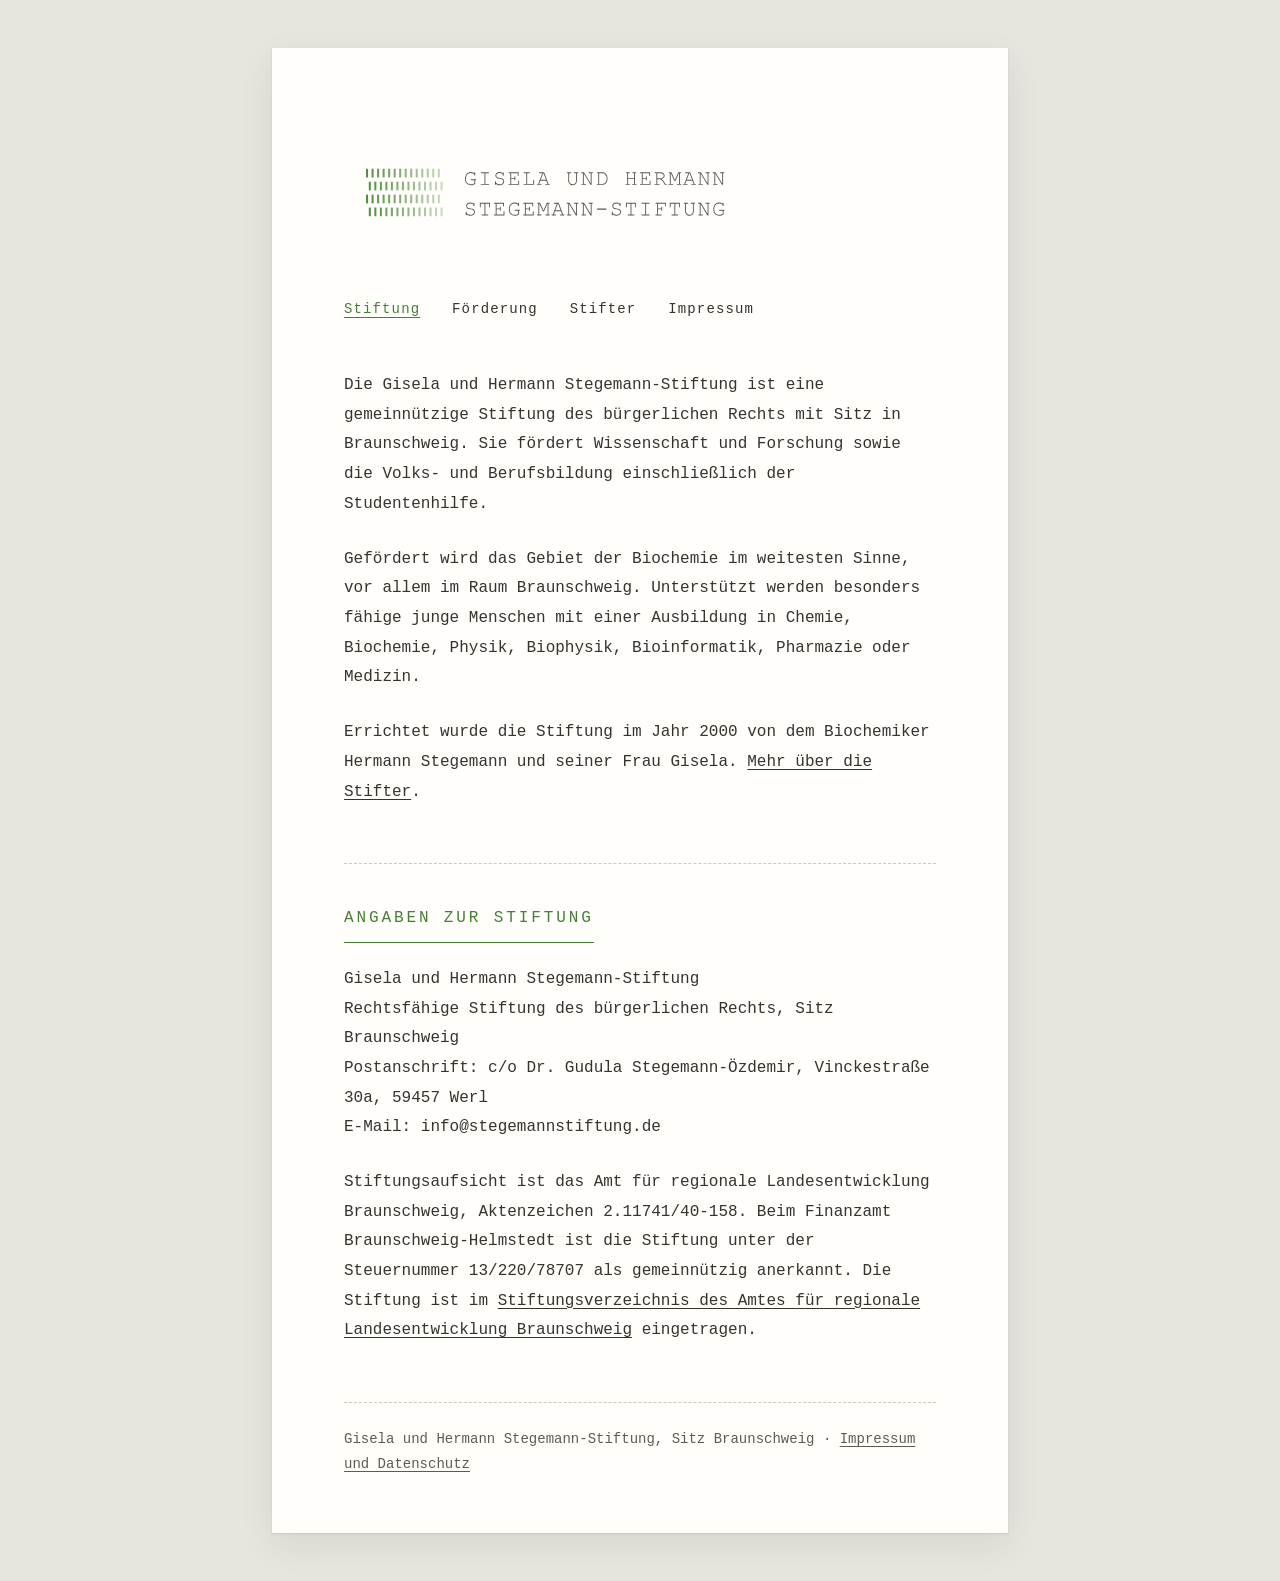
<file: index.html>
<!DOCTYPE html>
<html lang="de">
<head>
<meta charset="utf-8">
<meta name="viewport" content="width=device-width, initial-scale=1">
<title>Gisela und Hermann Stegemann-Stiftung</title>
<meta name="description" content="Gisela und Hermann Stegemann-Stiftung, Braunschweig. Förderung von Wissenschaft und Forschung sowie der Studentenhilfe.">
<meta name="robots" content="noindex, nofollow">
<link rel="icon" href="data:,">
<link rel="stylesheet" href="style.css">
</head>
<body>

<main class="sheet">
  <h1><img class="logo" src="logo.svg" alt="Gisela und Hermann Stegemann-Stiftung"></h1>
  <nav class="site">
    <a href="index.html" aria-current="page">Stiftung</a>
    <a href="foerderung.html">Förderung</a>
    <a href="stifter.html">Stifter</a>
    <a href="impressum.html">Impressum</a>
  </nav>

  <p>
    Die Gisela und Hermann Stegemann-Stiftung ist eine gemeinnützige Stiftung des
    bürgerlichen Rechts mit Sitz in Braunschweig. Sie fördert Wissenschaft und Forschung
    sowie die Volks- und Berufsbildung einschließlich der Studentenhilfe.
  </p>
  <p>
    Gefördert wird das Gebiet der Biochemie im weitesten Sinne, vor allem im Raum
    Braunschweig. Unterstützt werden besonders fähige junge Menschen mit einer
    Ausbildung in Chemie, Biochemie, Physik, Biophysik, Bioinformatik, Pharmazie oder
    Medizin.
  </p>
  <p>
    Errichtet wurde die Stiftung im Jahr 2000 von dem Biochemiker Hermann Stegemann und
    seiner Frau Gisela. <a href="stifter.html">Mehr über die Stifter</a>.
  </p>

  <hr class="rule">

  <h2>Angaben zur Stiftung</h2>
  <p>
    Gisela und Hermann Stegemann-Stiftung<br>
    Rechtsfähige Stiftung des bürgerlichen Rechts, Sitz Braunschweig<br>
    Postanschrift: c/o Dr. Gudula Stegemann-Özdemir, Vinckestraße 30a, 59457 Werl<br>
    E-Mail: info@stegemannstiftung.de
  </p>
  <p>
    Stiftungsaufsicht ist das Amt für regionale Landesentwicklung Braunschweig,
    Aktenzeichen 2.11741/40-158. Beim Finanzamt Braunschweig-Helmstedt ist die Stiftung
    unter der Steuernummer 13/220/78707 als gemeinnützig anerkannt. Die Stiftung ist im
    <a href="https://www.arl-bs.niedersachsen.de/stiftungen/stiftungen-125836.html">Stiftungsverzeichnis
    des Amtes für regionale Landesentwicklung Braunschweig</a> eingetragen.
  </p>

  <footer class="legal">
    <p>
      Gisela und Hermann Stegemann-Stiftung, Sitz Braunschweig &middot;
      <a href="impressum.html">Impressum und Datenschutz</a>
    </p>
  </footer>

</main>

</body>
</html>
</file>
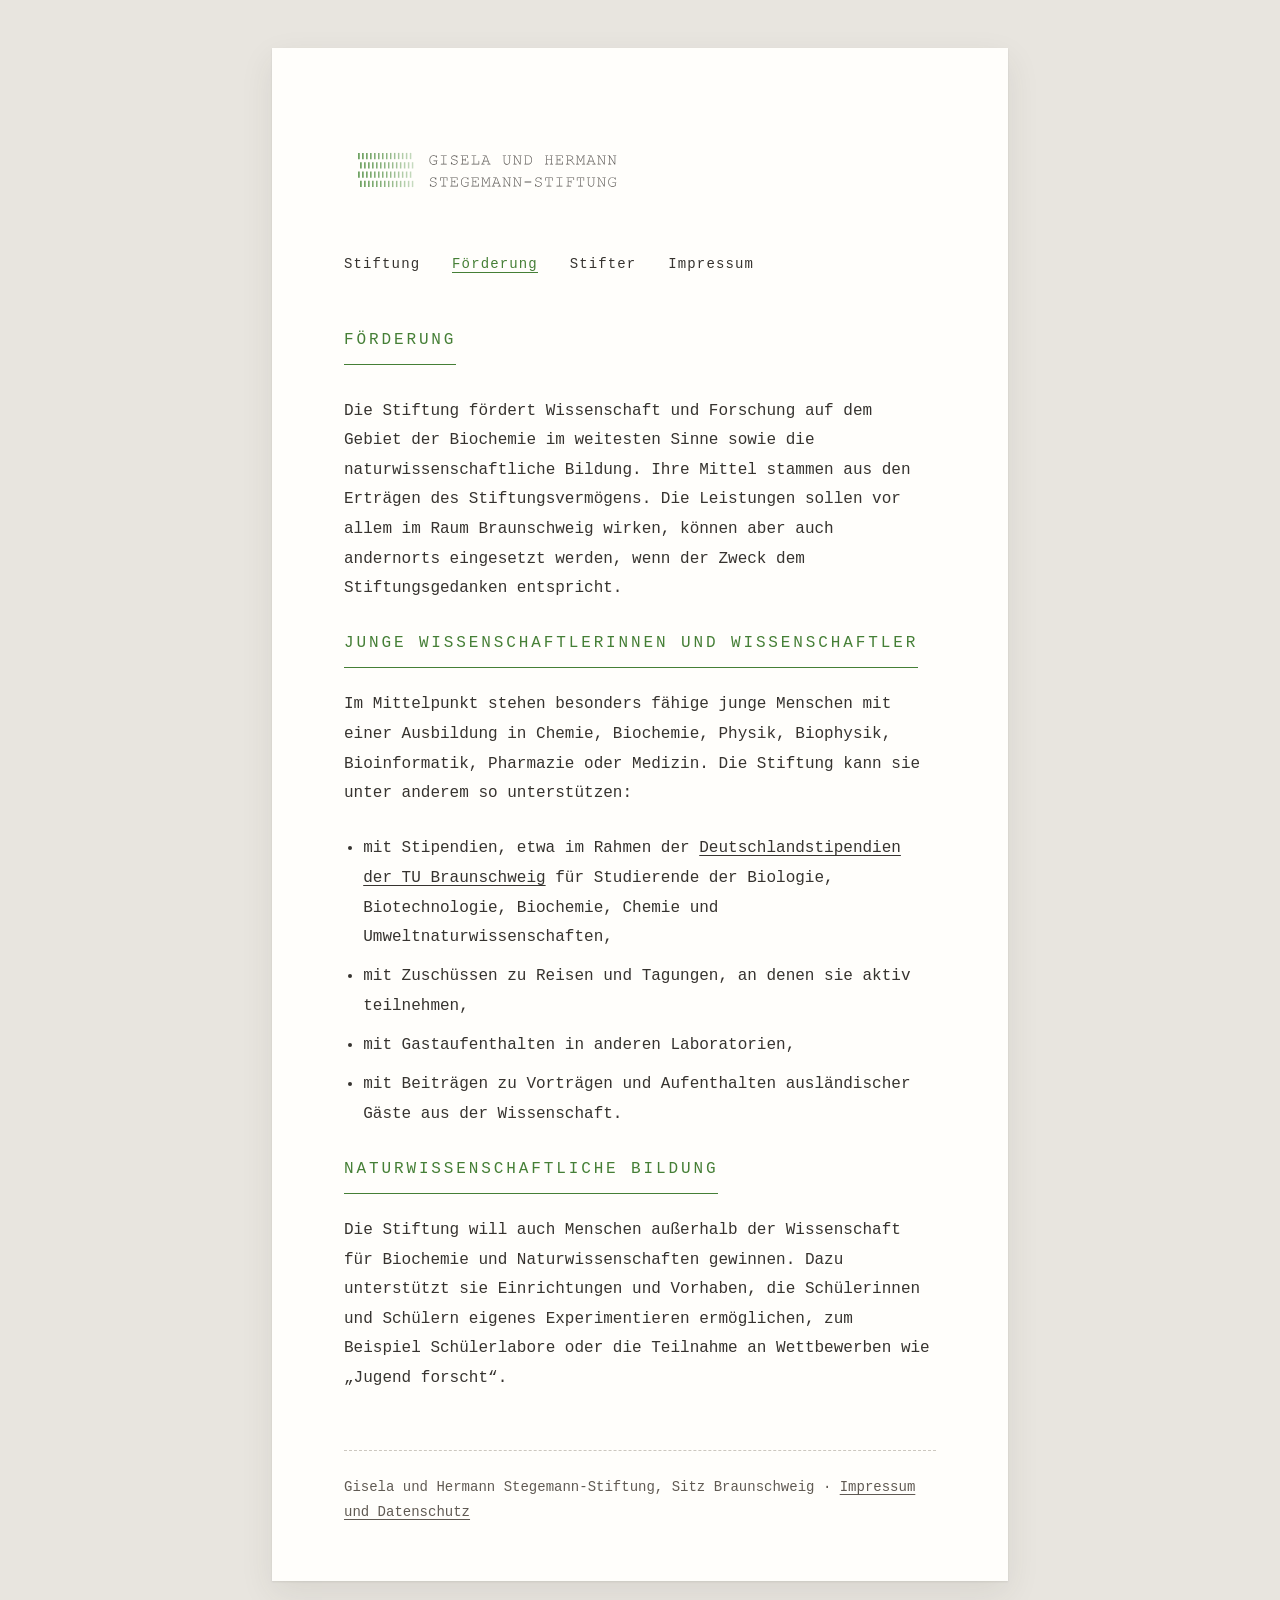
<file: foerderung.html>
<!DOCTYPE html>
<html lang="de">
<head>
<meta charset="utf-8">
<meta name="viewport" content="width=device-width, initial-scale=1">
<title>Förderung — Gisela und Hermann Stegemann-Stiftung</title>
<meta name="description" content="Wie die Gisela und Hermann Stegemann-Stiftung Wissenschaft, Forschung und naturwissenschaftliche Bildung fördert.">
<meta name="robots" content="noindex, nofollow">
<link rel="icon" href="data:,">
<link rel="stylesheet" href="style.css">
</head>
<body>

<main class="sheet">
  <a class="brand" href="index.html"><img class="logo" src="logo.svg" alt="Gisela und Hermann Stegemann-Stiftung"></a>
  <nav class="site">
    <a href="index.html">Stiftung</a>
    <a href="foerderung.html" aria-current="page">Förderung</a>
    <a href="stifter.html">Stifter</a>
    <a href="impressum.html">Impressum</a>
  </nav>

    <h1 class="page">Förderung</h1>
  <p>
    Die Stiftung fördert Wissenschaft und Forschung auf dem Gebiet der Biochemie im
    weitesten Sinne sowie die naturwissenschaftliche Bildung. Ihre Mittel stammen aus
    den Erträgen des Stiftungsvermögens. Die Leistungen sollen vor allem im Raum
    Braunschweig wirken, können aber auch andernorts eingesetzt werden, wenn der Zweck
    dem Stiftungsgedanken entspricht.
  </p>

  <h2>Junge Wissenschaftlerinnen und Wissenschaftler</h2>
  <p>
    Im Mittelpunkt stehen besonders fähige junge Menschen mit einer Ausbildung in
    Chemie, Biochemie, Physik, Biophysik, Bioinformatik, Pharmazie oder Medizin. Die
    Stiftung kann sie unter anderem so unterstützen:
  </p>
  <ul>
    <li>mit Stipendien, etwa im Rahmen der
      <a href="https://www.tu-braunschweig.de/stipendien/deutschlandstipendien/foerderer">Deutschlandstipendien
      der TU Braunschweig</a> für Studierende der Biologie, Biotechnologie, Biochemie,
      Chemie und Umweltnaturwissenschaften,</li>
    <li>mit Zuschüssen zu Reisen und Tagungen, an denen sie aktiv teilnehmen,</li>
    <li>mit Gastaufenthalten in anderen Laboratorien,</li>
    <li>mit Beiträgen zu Vorträgen und Aufenthalten ausländischer Gäste aus der
      Wissenschaft.</li>
  </ul>

  <h2>Naturwissenschaftliche Bildung</h2>
  <p>
    Die Stiftung will auch Menschen außerhalb der Wissenschaft für Biochemie und
    Naturwissenschaften gewinnen. Dazu unterstützt sie Einrichtungen und Vorhaben, die
    Schülerinnen und Schülern eigenes Experimentieren ermöglichen, zum Beispiel
    Schülerlabore oder die Teilnahme an Wettbewerben wie „Jugend forscht“.
  </p>

  <footer class="legal">
    <p>
      Gisela und Hermann Stegemann-Stiftung, Sitz Braunschweig &middot;
      <a href="impressum.html">Impressum und Datenschutz</a>
    </p>
  </footer>

</main>

</body>
</html>
</file>
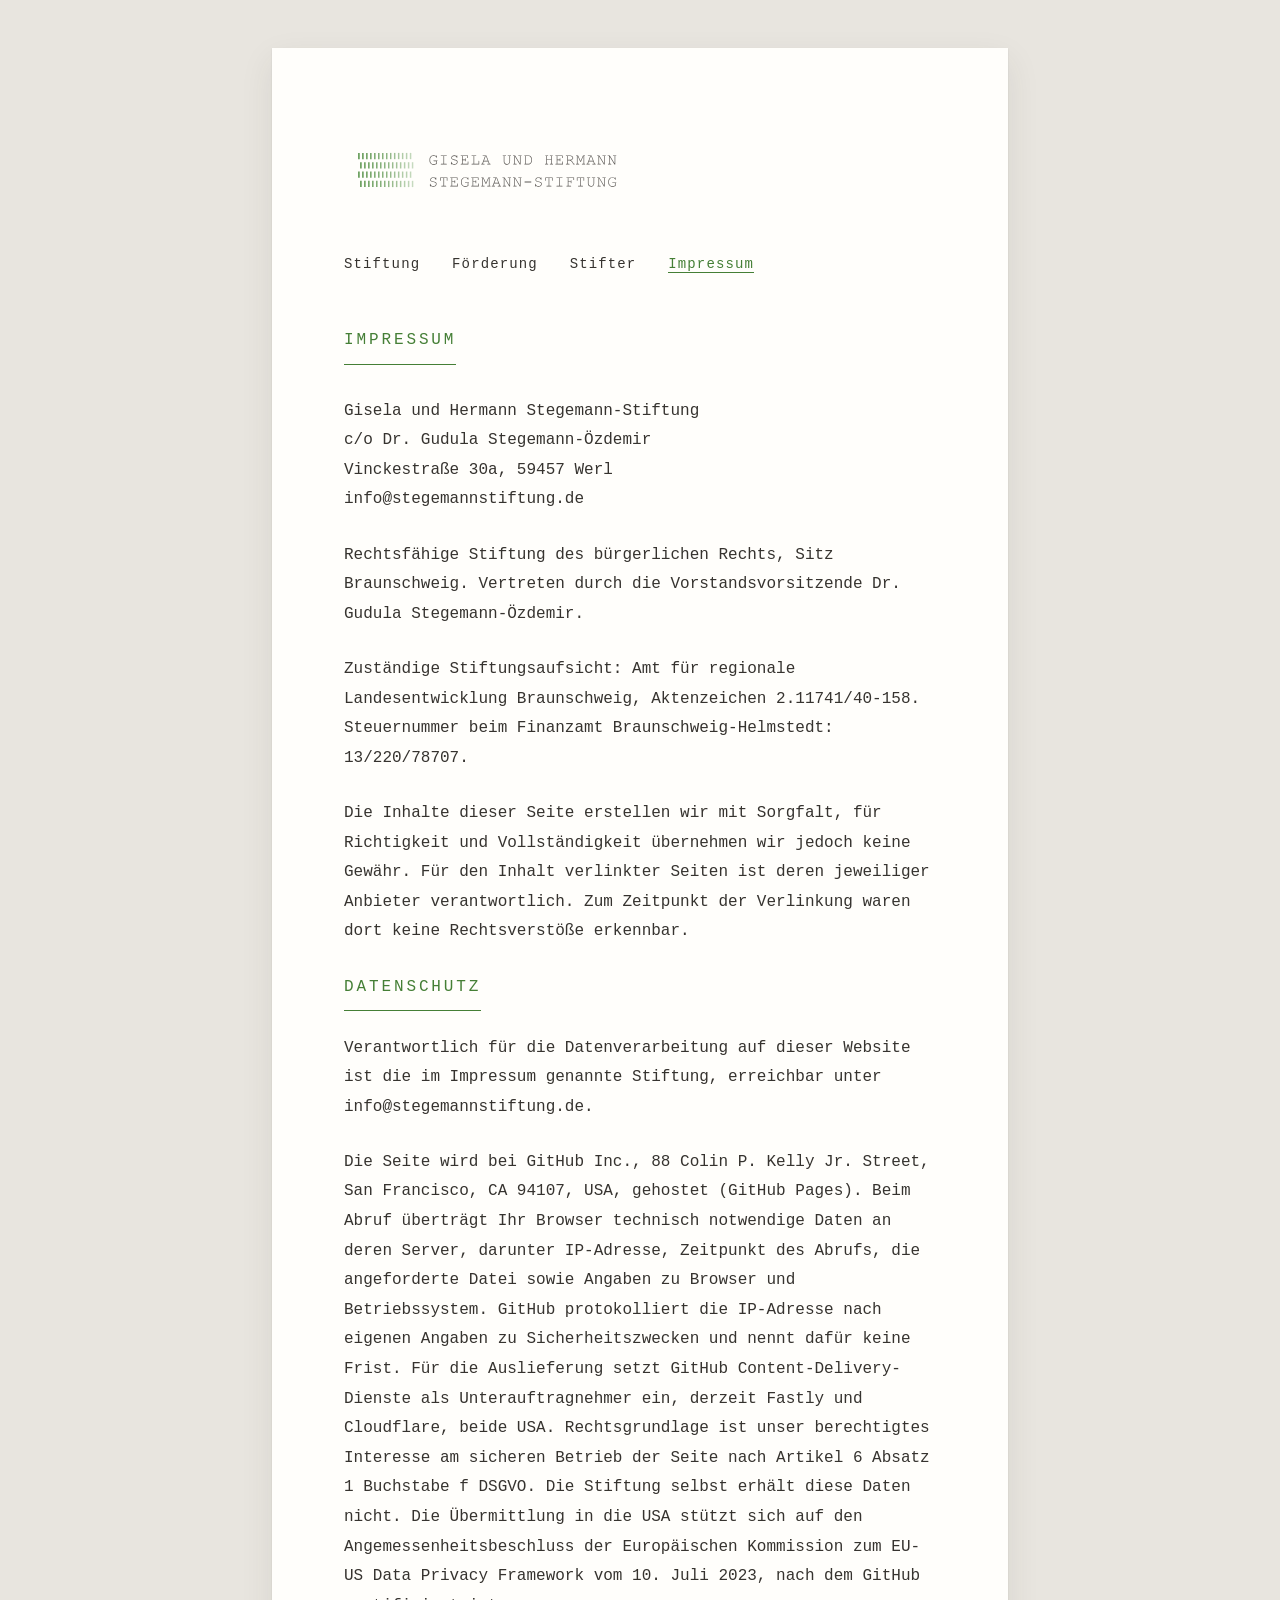
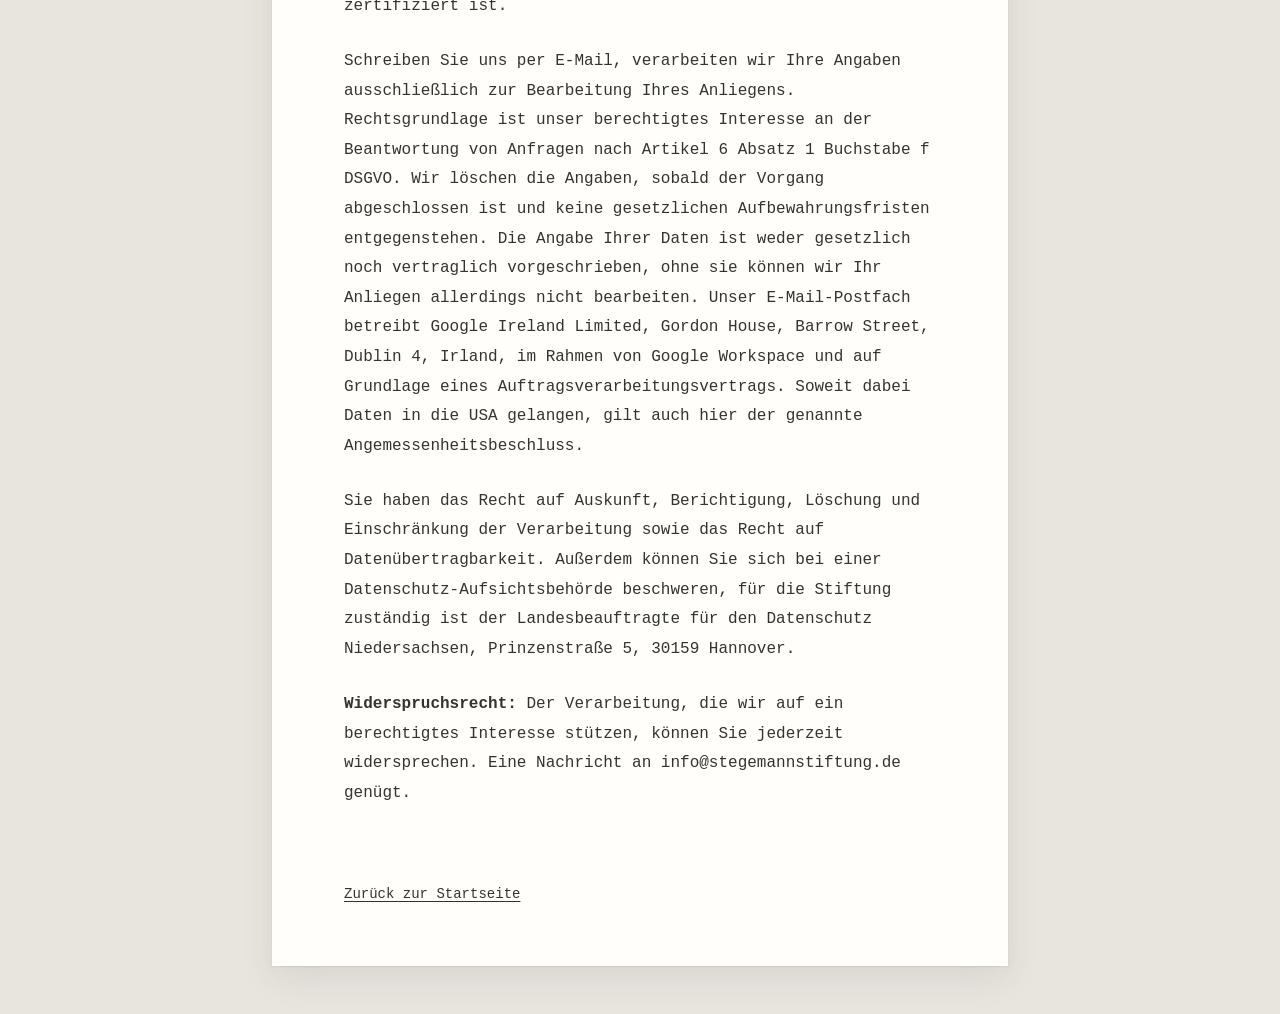
<file: impressum.html>
<!DOCTYPE html>
<html lang="de">
<head>
<meta charset="utf-8">
<meta name="viewport" content="width=device-width, initial-scale=1">
<title>Impressum und Datenschutz — Gisela und Hermann Stegemann-Stiftung</title>
<meta name="description" content="Impressum und Datenschutzerklärung der Gisela und Hermann Stegemann-Stiftung, Braunschweig.">
<meta name="robots" content="noindex, nofollow">
<link rel="icon" href="data:,">
<link rel="stylesheet" href="style.css">
</head>
<body>

<main class="sheet">
  <a class="brand" href="index.html"><img class="logo" src="logo.svg" alt="Gisela und Hermann Stegemann-Stiftung"></a>
  <nav class="site">
    <a href="index.html">Stiftung</a>
    <a href="foerderung.html">Förderung</a>
    <a href="stifter.html">Stifter</a>
    <a href="impressum.html" aria-current="page">Impressum</a>
  </nav>

    <h1 class="page">Impressum</h1>
    <p>
      Gisela und Hermann Stegemann-Stiftung<br>
      c/o Dr. Gudula Stegemann-Özdemir<br>
      Vinckestraße 30a, 59457 Werl<br>
      info@stegemannstiftung.de
    </p>
    <p>
      Rechtsfähige Stiftung des bürgerlichen Rechts, Sitz Braunschweig.
      Vertreten durch die Vorstandsvorsitzende Dr. Gudula Stegemann-Özdemir.
    </p>
    <p>
      Zuständige Stiftungsaufsicht: Amt für regionale Landesentwicklung Braunschweig,
      Aktenzeichen 2.11741/40-158. Steuernummer beim Finanzamt Braunschweig-Helmstedt:
      13/220/78707.
    </p>
    <p>
      Die Inhalte dieser Seite erstellen wir mit Sorgfalt, für Richtigkeit und
      Vollständigkeit übernehmen wir jedoch keine Gewähr. Für den Inhalt verlinkter
      Seiten ist deren jeweiliger Anbieter verantwortlich. Zum Zeitpunkt der Verlinkung
      waren dort keine Rechtsverstöße erkennbar.
    </p>
    <h2 id="datenschutz">Datenschutz</h2>
    <p>
      Verantwortlich für die Datenverarbeitung auf dieser Website ist die im Impressum
      genannte Stiftung, erreichbar unter info@stegemannstiftung.de.
    </p>
    <p>
      Die Seite wird bei GitHub Inc., 88 Colin P. Kelly Jr. Street, San Francisco, CA
      94107, USA, gehostet (GitHub Pages). Beim Abruf überträgt Ihr Browser technisch
      notwendige Daten an deren Server, darunter IP-Adresse, Zeitpunkt des Abrufs, die
      angeforderte Datei sowie Angaben zu Browser und Betriebssystem. GitHub protokolliert
      die IP-Adresse nach eigenen Angaben zu Sicherheitszwecken und nennt dafür keine
      Frist. Für die Auslieferung setzt GitHub Content-Delivery-Dienste als
      Unterauftragnehmer ein, derzeit Fastly und Cloudflare, beide USA. Rechtsgrundlage
      ist unser berechtigtes Interesse am sicheren Betrieb der Seite nach Artikel 6
      Absatz 1 Buchstabe f DSGVO. Die Stiftung selbst erhält diese Daten nicht. Die
      Übermittlung in die USA stützt sich auf den Angemessenheitsbeschluss der
      Europäischen Kommission zum EU-US Data Privacy Framework vom 10. Juli 2023, nach
      dem GitHub zertifiziert ist.
    </p>
    <p>
      Schreiben Sie uns per E-Mail, verarbeiten wir Ihre Angaben ausschließlich zur
      Bearbeitung Ihres Anliegens. Rechtsgrundlage ist unser berechtigtes Interesse an
      der Beantwortung von Anfragen nach Artikel 6 Absatz 1 Buchstabe f DSGVO. Wir
      löschen die Angaben, sobald der Vorgang abgeschlossen ist und keine gesetzlichen
      Aufbewahrungsfristen entgegenstehen. Die Angabe Ihrer Daten ist weder gesetzlich
      noch vertraglich vorgeschrieben, ohne sie können wir Ihr Anliegen allerdings nicht
      bearbeiten. Unser E-Mail-Postfach betreibt Google Ireland Limited, Gordon House,
      Barrow Street, Dublin 4, Irland, im Rahmen von Google Workspace und auf Grundlage
      eines Auftragsverarbeitungsvertrags. Soweit dabei Daten in die USA gelangen, gilt
      auch hier der genannte Angemessenheitsbeschluss.
    </p>
    <p>
      Sie haben das Recht auf Auskunft, Berichtigung, Löschung und Einschränkung der
      Verarbeitung sowie das Recht auf Datenübertragbarkeit. Außerdem können Sie sich bei
      einer Datenschutz-Aufsichtsbehörde beschweren, für die Stiftung zuständig ist der
      Landesbeauftragte für den Datenschutz Niedersachsen, Prinzenstraße 5, 30159 Hannover.
    </p>
    <p>
      <strong>Widerspruchsrecht:</strong> Der Verarbeitung, die wir auf ein berechtigtes
      Interesse stützen, können Sie jederzeit widersprechen. Eine Nachricht an
      info@stegemannstiftung.de genügt.
    </p>

  <a class="back" href="index.html">Zurück zur Startseite</a>

</main>

</body>
</html>
</file>
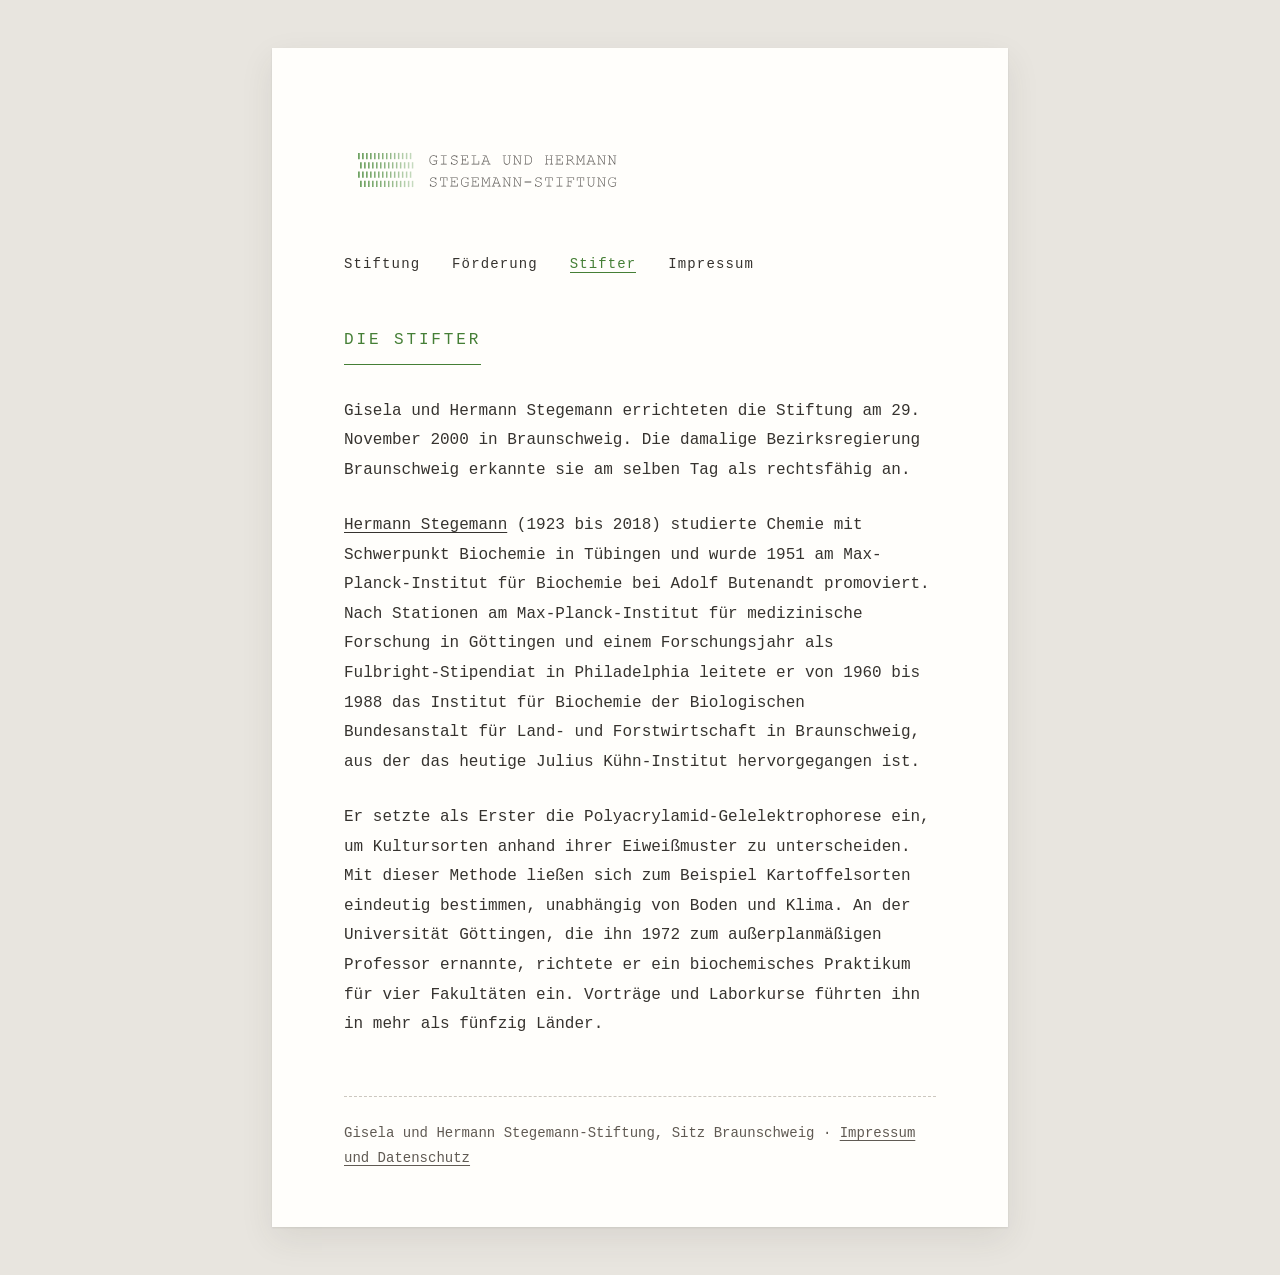
<file: stifter.html>
<!DOCTYPE html>
<html lang="de">
<head>
<meta charset="utf-8">
<meta name="viewport" content="width=device-width, initial-scale=1">
<title>Stifter — Gisela und Hermann Stegemann-Stiftung</title>
<meta name="description" content="Gisela und Hermann Stegemann, die Stifter der Gisela und Hermann Stegemann-Stiftung.">
<meta name="robots" content="noindex, nofollow">
<link rel="icon" href="data:,">
<link rel="stylesheet" href="style.css">
</head>
<body>

<main class="sheet">
  <a class="brand" href="index.html"><img class="logo" src="logo.svg" alt="Gisela und Hermann Stegemann-Stiftung"></a>
  <nav class="site">
    <a href="index.html">Stiftung</a>
    <a href="foerderung.html">Förderung</a>
    <a href="stifter.html" aria-current="page">Stifter</a>
    <a href="impressum.html">Impressum</a>
  </nav>

    <h1 class="page">Die Stifter</h1>
  <p>
    Gisela und Hermann Stegemann errichteten die Stiftung am 29. November 2000 in
    Braunschweig. Die damalige Bezirksregierung Braunschweig erkannte sie am selben Tag als
    rechtsfähig an.
  </p>
  <p>
    <a href="https://de.wikipedia.org/wiki/Hermann_Stegemann_(Biochemiker)">Hermann Stegemann</a>
    (1923 bis 2018) studierte Chemie mit Schwerpunkt Biochemie in Tübingen und wurde 1951
    am Max-Planck-Institut für Biochemie bei Adolf Butenandt promoviert. Nach Stationen
    am Max-Planck-Institut für medizinische Forschung in Göttingen und einem
    Forschungsjahr als Fulbright-Stipendiat in Philadelphia leitete er von 1960 bis 1988
    das Institut für Biochemie der Biologischen Bundesanstalt für Land- und
    Forstwirtschaft in Braunschweig, aus der das heutige Julius Kühn-Institut
    hervorgegangen ist.
  </p>
  <p>
    Er setzte als Erster die Polyacrylamid-Gelelektrophorese ein, um Kultursorten
    anhand ihrer Eiweißmuster zu unterscheiden. Mit dieser Methode ließen sich zum
    Beispiel Kartoffelsorten eindeutig bestimmen, unabhängig von Boden und Klima. An der
    Universität Göttingen, die ihn 1972 zum außerplanmäßigen Professor ernannte, richtete
    er ein biochemisches Praktikum für vier Fakultäten ein. Vorträge und Laborkurse
    führten ihn in mehr als fünfzig Länder.
  </p>

  <footer class="legal">
    <p>
      Gisela und Hermann Stegemann-Stiftung, Sitz Braunschweig &middot;
      <a href="impressum.html">Impressum und Datenschutz</a>
    </p>
  </footer>

</main>

</body>
</html>
</file>
<file: style.css>
:root {
    color-scheme: light;
    --ink: #36332f;
    --ink-soft: #605a53;
    --green: #457f36;
    --paper: #fffefb;
    --desk: #e8e5df;
  }
  * { box-sizing: border-box; }
  body {
    margin: 0; padding: 0; background: var(--desk);
    font-family: "Courier New", Courier, "Nimbus Mono PS", monospace;
    font-size: 1rem; line-height: 1.85; color: var(--ink);
    -webkit-font-smoothing: antialiased;
  }
  .sheet {
    max-width: 46rem; margin: 3rem auto; padding: 4rem 4.5rem 3.5rem;
    background: var(--paper);
    box-shadow: 0 1px 2px rgba(54,51,47,.10), 0 12px 32px rgba(54,51,47,.09);
  }
  img.logo { display: block; width: 100%; max-width: 25rem; height: auto; margin: 0 0 3rem -.4rem; }
  h1 { margin: 0; }
  p { margin: 0 0 1.6rem; max-width: 62ch; }
  a { color: inherit; text-decoration: underline; text-underline-offset: .2em; }
  a:hover { color: var(--green); }
  h2 {
    font-size: 1rem; font-weight: 400; letter-spacing: .18em; text-transform: uppercase;
    color: var(--green); margin: 0 0 1.4rem;
    border-bottom: 1px solid var(--green); padding-bottom: .5rem; display: inline-block;
  }
  .rule { border: 0; border-top: 1px dashed #ccc7bf; margin: 3.5rem 0 2.5rem; }
  footer { font-size: .875rem; line-height: 1.8; color: var(--ink-soft); }
  footer p { margin: 0 0 1.3rem; }
  @media (max-width: 640px) {
    body { font-size: .9375rem; }
    .sheet { margin: 0; padding: 2.5rem 1.5rem 2.5rem; box-shadow: none; min-height: 100vh; }
    img.logo { margin-bottom: 2.25rem; margin-left: 0; }
  }
  footer.legal { margin-top: 3.5rem; padding-top: 1.5rem; border-top: 1px dashed #ccc7bf;
                 font-size: .875rem; color: var(--ink-soft); }
  footer.legal p { margin: 0; max-width: none; }
  a.back { display: inline-block; margin-top: 3rem; font-size: .875rem; }
  h1.page { font-size: 1rem; font-weight: 400; letter-spacing: .18em; text-transform: uppercase;
            color: var(--green); margin: 0 0 2rem; border-bottom: 1px solid var(--green);
            padding-bottom: .5rem; display: inline-block; }
  a.brand { display: block; margin-bottom: 2.5rem; }
  a.brand img { max-width: 18rem; }
  nav.site { margin: -1.5rem 0 3rem; font-size: .875rem; letter-spacing: .08em; }
  nav.site a { margin-right: 1.4rem; text-decoration: none; border-bottom: 1px solid transparent; }
  nav.site a:hover { border-bottom-color: var(--green); }
  nav.site a[aria-current="page"] { color: var(--green); border-bottom-color: var(--green); }
  ul { margin: 0 0 1.6rem; padding-left: 1.2rem; max-width: 62ch; }
  li { margin-bottom: .6rem; }
</file>
